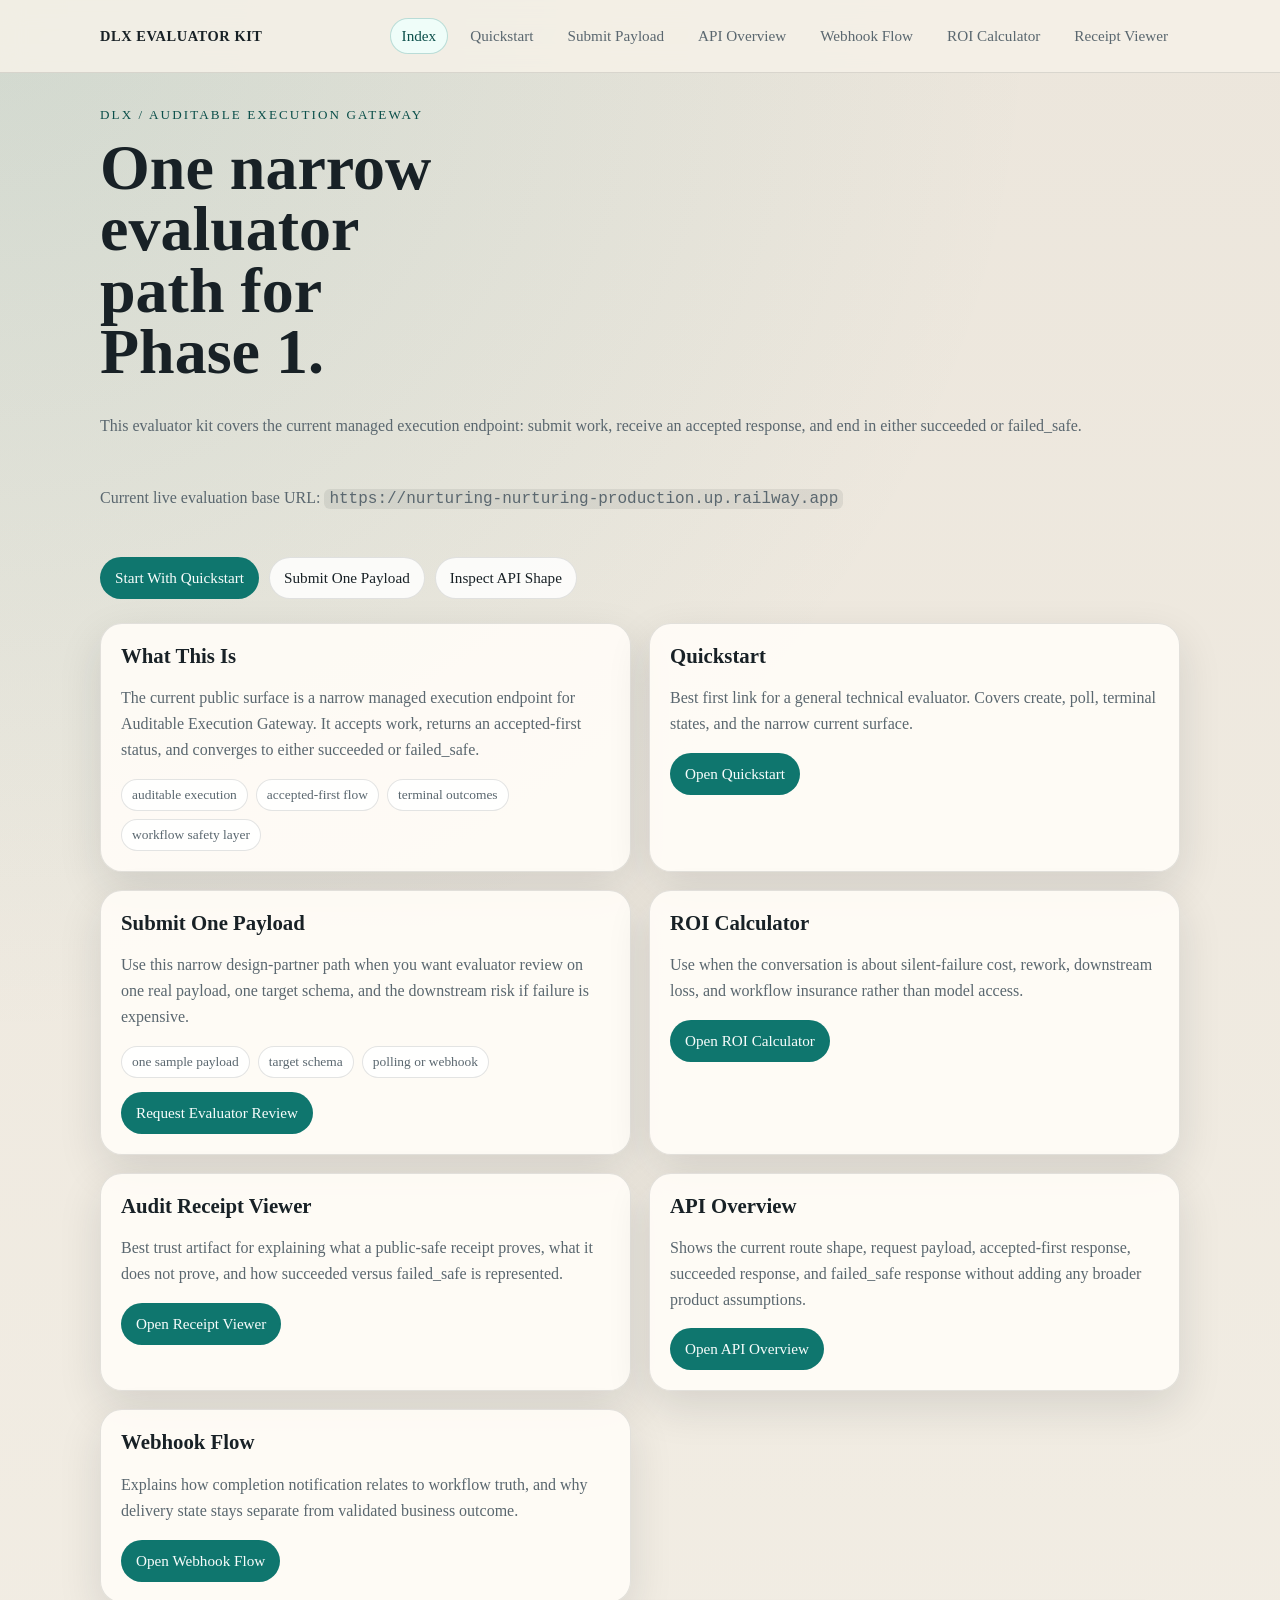
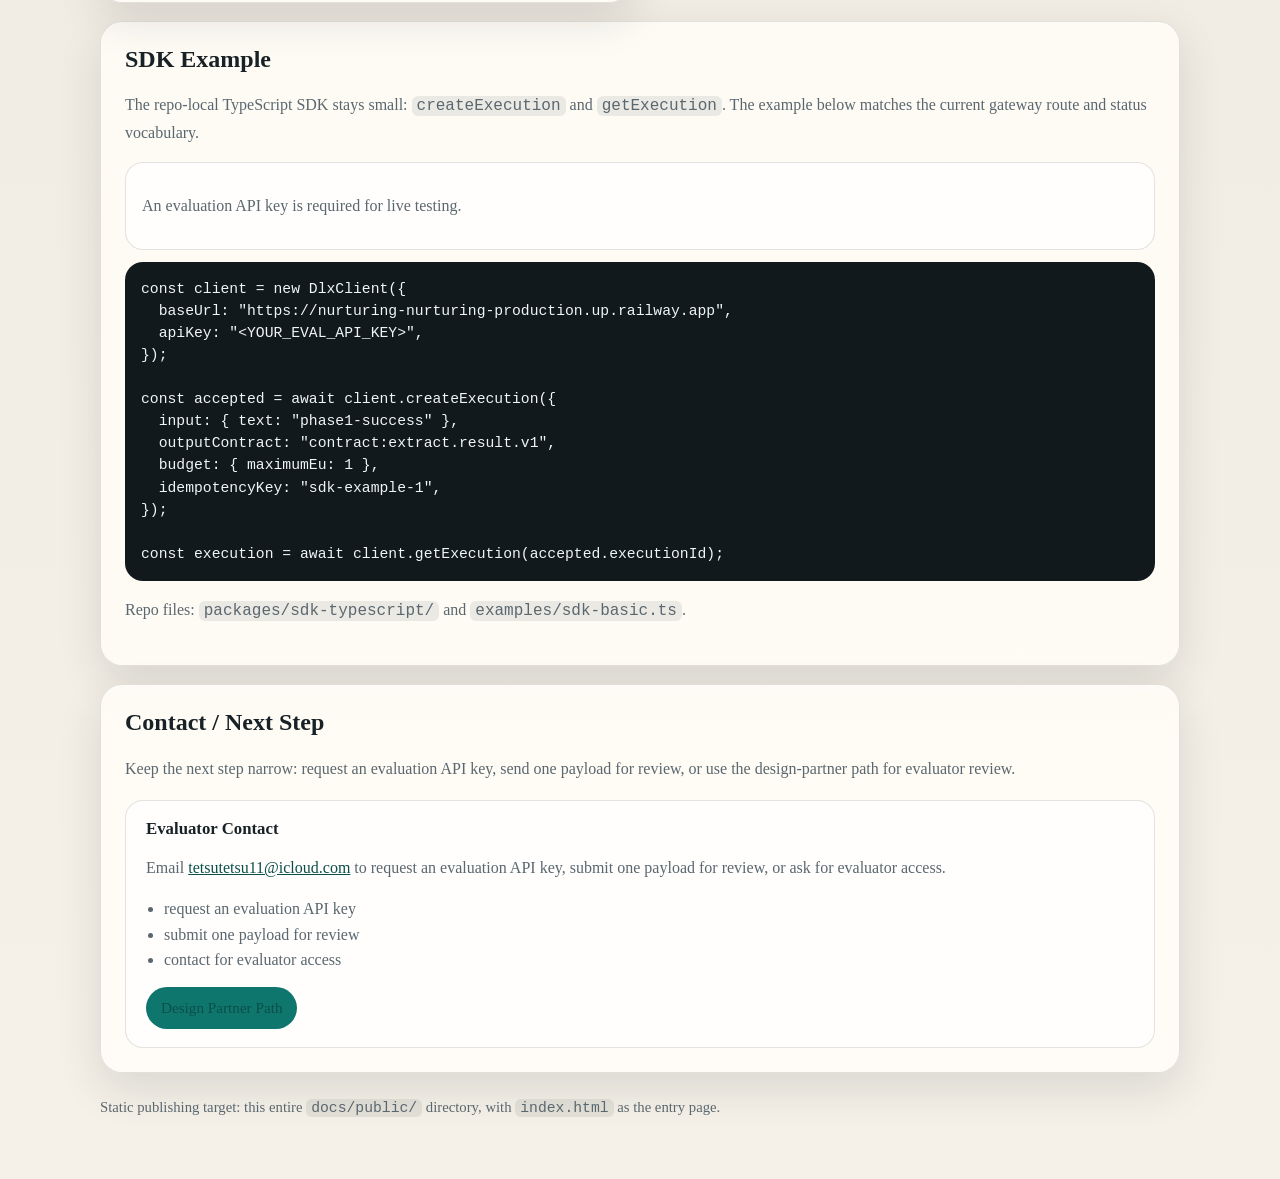
<file: index.html>
<!doctype html>
<html lang="en">
  <head>
    <meta charset="utf-8" />
    <meta name="viewport" content="width=device-width, initial-scale=1" />
    <title>DLX Phase 1 Evaluator Kit</title>
    <link rel="stylesheet" href="./kit.css" />
  </head>
  <body class="kit-page">
    <header class="kit-header">
      <div class="kit-header-inner">
        <a class="kit-brand" href="./index.html">DLX Evaluator Kit</a>
        <nav class="kit-nav" aria-label="Evaluator kit">
          <a href="./index.html" aria-current="page">Index</a>
          <a href="./quickstart.html">Quickstart</a>
          <a href="./submit-payload.html">Submit Payload</a>
          <a href="./api-overview.html">API Overview</a>
          <a href="./webhook-flow.html">Webhook Flow</a>
          <a href="./roi-calculator.html">ROI Calculator</a>
          <a href="./receipt-viewer.html">Receipt Viewer</a>
        </nav>
      </div>
    </header>

    <main class="kit-main">
      <section class="kit-hero">
        <p class="kit-eyebrow">DLX / Auditable Execution Gateway</p>
        <h1>One narrow evaluator path for Phase 1.</h1>
        <p class="kit-lede">
          This evaluator kit covers the current managed execution endpoint: submit work, receive an
          accepted response, and end in either succeeded or failed_safe.
        </p>
        <p class="kit-copy">
          Current live evaluation base URL:
          <span class="kit-inline-code">https://nurturing-nurturing-production.up.railway.app</span>
        </p>
        <div class="kit-actions">
          <a class="kit-button" href="./quickstart.html">Start With Quickstart</a>
          <a class="kit-button secondary" href="./submit-payload.html">Submit One Payload</a>
          <a class="kit-button secondary" href="./api-overview.html">Inspect API Shape</a>
        </div>
      </section>

      <section class="kit-grid">
        <article class="kit-card" id="what-this-is">
          <h2>What This Is</h2>
          <p>
            The current public surface is a narrow managed execution endpoint for Auditable
            Execution Gateway. It accepts work, returns an accepted-first status, and converges to
            either succeeded or failed_safe.
          </p>
          <div class="kit-pill-row">
            <span class="kit-pill">auditable execution</span>
            <span class="kit-pill">accepted-first flow</span>
            <span class="kit-pill">terminal outcomes</span>
            <span class="kit-pill">workflow safety layer</span>
          </div>
        </article>

        <article class="kit-card" id="quickstart">
          <h2>Quickstart</h2>
          <p>
            Best first link for a general technical evaluator. Covers create, poll, terminal
            states, and the narrow current surface.
          </p>
          <div class="kit-actions">
            <a class="kit-button" href="./quickstart.html">Open Quickstart</a>
          </div>
        </article>

        <article class="kit-card" id="submit-payload">
          <h2>Submit One Payload</h2>
          <p>
            Use this narrow design-partner path when you want evaluator review on one real payload,
            one target schema, and the downstream risk if failure is expensive.
          </p>
          <div class="kit-pill-row">
            <span class="kit-pill">one sample payload</span>
            <span class="kit-pill">target schema</span>
            <span class="kit-pill">polling or webhook</span>
          </div>
          <div class="kit-actions">
            <a class="kit-button" href="./submit-payload.html">Request Evaluator Review</a>
          </div>
        </article>

        <article class="kit-card" id="roi-calculator">
          <h2>ROI Calculator</h2>
          <p>
            Use when the conversation is about silent-failure cost, rework, downstream loss, and
            workflow insurance rather than model access.
          </p>
          <div class="kit-actions">
            <a class="kit-button" href="./roi-calculator.html">Open ROI Calculator</a>
          </div>
        </article>

        <article class="kit-card" id="receipt-viewer">
          <h2>Audit Receipt Viewer</h2>
          <p>
            Best trust artifact for explaining what a public-safe receipt proves, what it does not
            prove, and how succeeded versus failed_safe is represented.
          </p>
          <div class="kit-actions">
            <a class="kit-button" href="./receipt-viewer.html">Open Receipt Viewer</a>
          </div>
        </article>

        <article class="kit-card" id="api-overview">
          <h2>API Overview</h2>
          <p>
            Shows the current route shape, request payload, accepted-first response, succeeded
            response, and failed_safe response without adding any broader product assumptions.
          </p>
          <div class="kit-actions">
            <a class="kit-button" href="./api-overview.html">Open API Overview</a>
          </div>
        </article>

        <article class="kit-card" id="webhook-flow">
          <h2>Webhook Flow</h2>
          <p>
            Explains how completion notification relates to workflow truth, and why delivery state
            stays separate from validated business outcome.
          </p>
          <div class="kit-actions">
            <a class="kit-button" href="./webhook-flow.html">Open Webhook Flow</a>
          </div>
        </article>
      </section>

      <section class="kit-section" id="sdk-example">
        <h2>SDK Example</h2>
        <p class="kit-copy">
          The repo-local TypeScript SDK stays small: <span class="kit-inline-code">createExecution</span>
          and <span class="kit-inline-code">getExecution</span>. The example below matches the
          current gateway route and status vocabulary.
        </p>
        <div class="kit-notice">
          <p>An evaluation API key is required for live testing.</p>
        </div>
        <pre class="kit-code">const client = new DlxClient({
  baseUrl: "https://nurturing-nurturing-production.up.railway.app",
  apiKey: "&lt;YOUR_EVAL_API_KEY&gt;",
});

const accepted = await client.createExecution({
  input: { text: "phase1-success" },
  outputContract: "contract:extract.result.v1",
  budget: { maximumEu: 1 },
  idempotencyKey: "sdk-example-1",
});

const execution = await client.getExecution(accepted.executionId);</pre>
        <p class="kit-copy">
          Repo files: <span class="kit-inline-code">packages/sdk-typescript/</span> and
          <span class="kit-inline-code">examples/sdk-basic.ts</span>.
        </p>
      </section>

      <section class="kit-section" id="next-step">
        <h2>Contact / Next Step</h2>
        <p class="kit-copy">
          Keep the next step narrow: request an evaluation API key, send one payload for review, or
          use the design-partner path for evaluator review.
        </p>
        <div class="kit-cta">
          <h3>Evaluator Contact</h3>
          <p>
            Email <a href="mailto:tetsutetsu11@icloud.com">tetsutetsu11@icloud.com</a> to request
            an evaluation API key, submit one payload for review, or ask for evaluator access.
          </p>
          <ul class="kit-list">
            <li>request an evaluation API key</li>
            <li>submit one payload for review</li>
            <li>contact for evaluator access</li>
          </ul>
          <div class="kit-actions">
            <a class="kit-button" href="./submit-payload.html">Design Partner Path</a>
          </div>
        </div>
      </section>

      <p class="kit-footer">
        Static publishing target: this entire <span class="kit-inline-code">docs/public/</span>
        directory, with <span class="kit-inline-code">index.html</span> as the entry page.
      </p>
    </main>
  </body>
</html>
</file>
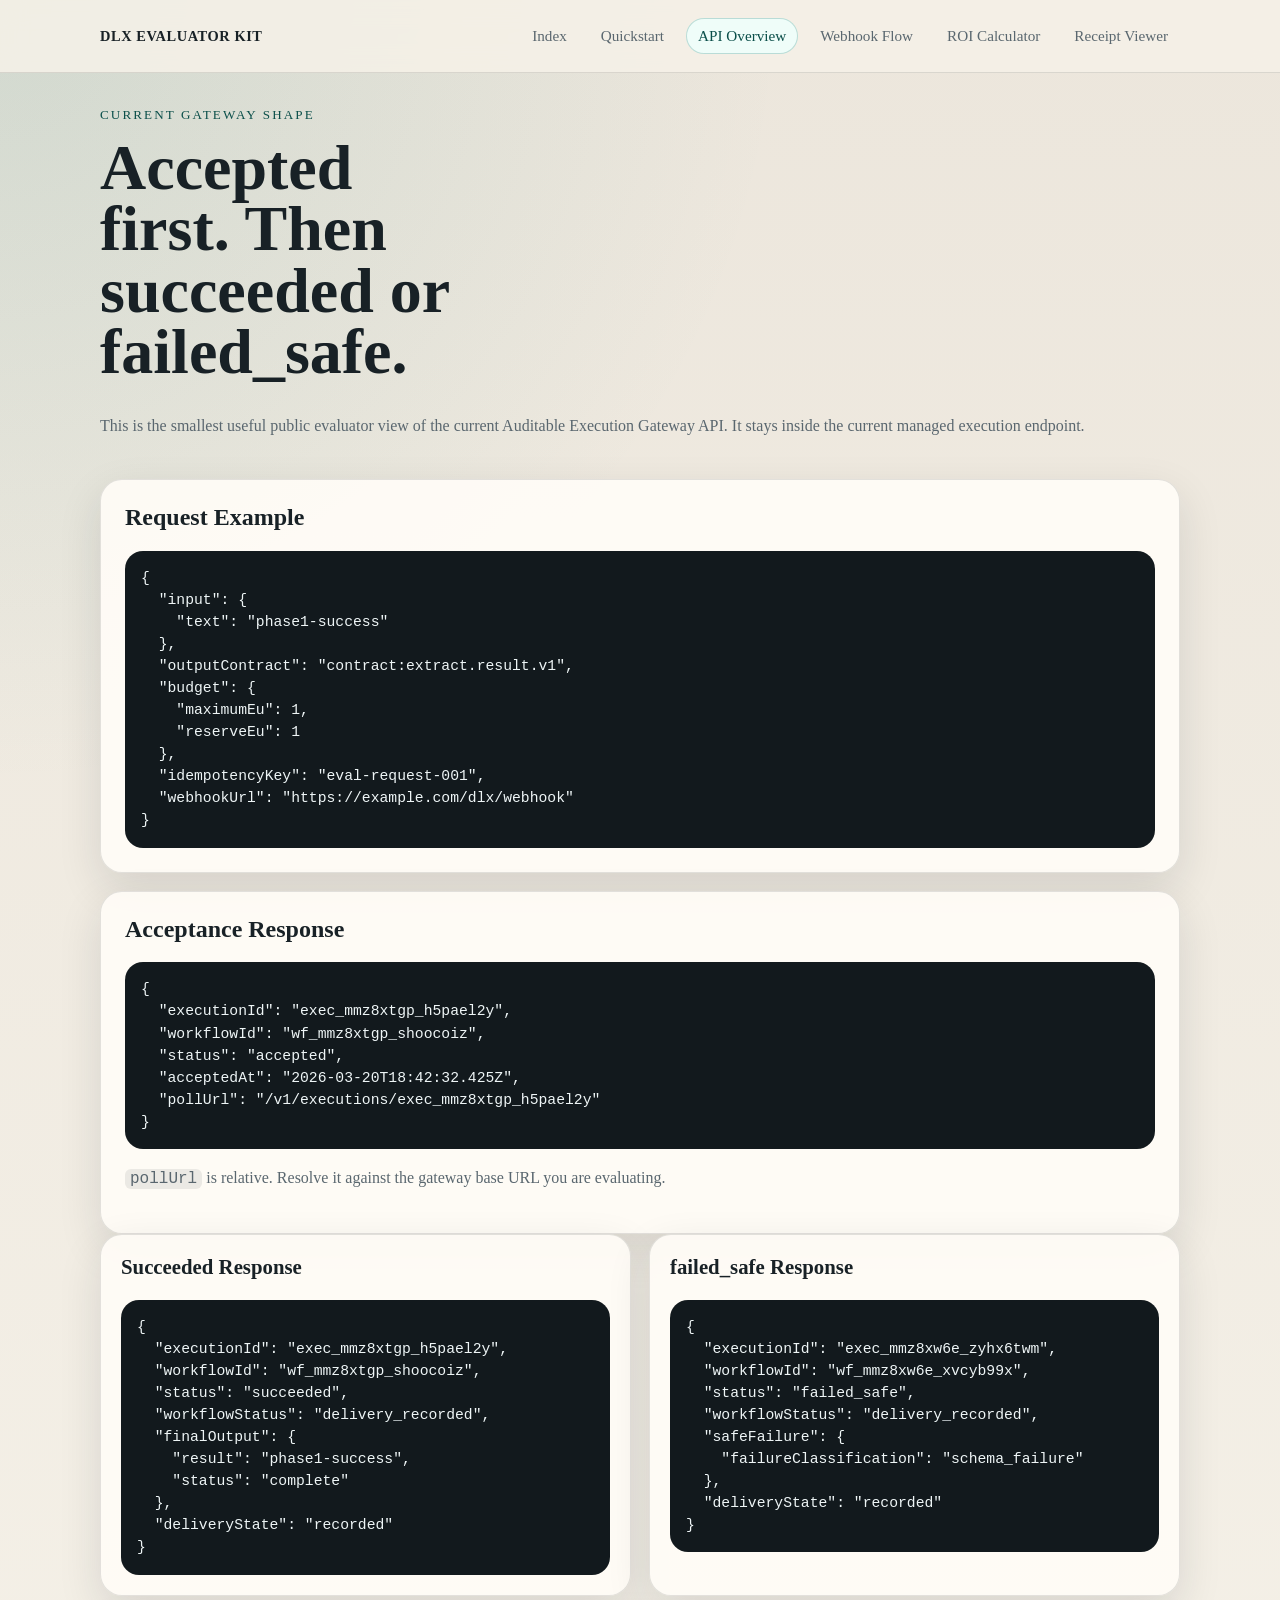
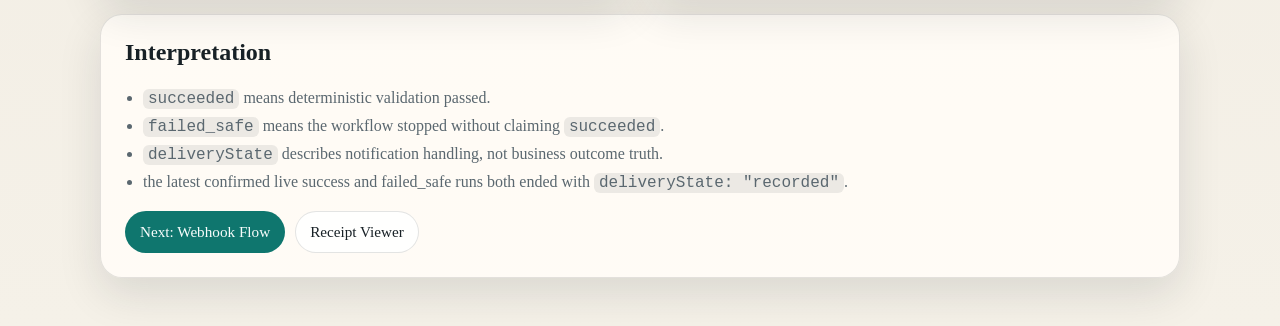
<file: api-overview.html>
<!doctype html>
<html lang="en">
  <head>
    <meta charset="utf-8" />
    <meta name="viewport" content="width=device-width, initial-scale=1" />
    <title>DLX API Overview</title>
    <link rel="stylesheet" href="./kit.css" />
  </head>
  <body class="kit-page">
    <header class="kit-header">
      <div class="kit-header-inner">
        <a class="kit-brand" href="./index.html">DLX Evaluator Kit</a>
        <nav class="kit-nav" aria-label="Evaluator kit">
          <a href="./index.html">Index</a>
          <a href="./quickstart.html">Quickstart</a>
          <a href="./api-overview.html" aria-current="page">API Overview</a>
          <a href="./webhook-flow.html">Webhook Flow</a>
          <a href="./roi-calculator.html">ROI Calculator</a>
          <a href="./receipt-viewer.html">Receipt Viewer</a>
        </nav>
      </div>
    </header>

    <main class="kit-main">
      <section class="kit-hero">
        <p class="kit-eyebrow">Current Gateway Shape</p>
        <h1>Accepted first. Then succeeded or failed_safe.</h1>
        <p class="kit-lede">
          This is the smallest useful public evaluator view of the current Auditable Execution
          Gateway API. It stays inside the current managed execution endpoint.
        </p>
      </section>

      <section class="kit-section">
        <h2>Request Example</h2>
        <pre class="kit-code">{
  "input": {
    "text": "phase1-success"
  },
  "outputContract": "contract:extract.result.v1",
  "budget": {
    "maximumEu": 1,
    "reserveEu": 1
  },
  "idempotencyKey": "eval-request-001",
  "webhookUrl": "https://example.com/dlx/webhook"
}</pre>
      </section>

      <section class="kit-section">
        <h2>Acceptance Response</h2>
        <pre class="kit-code">{
  "executionId": "exec_mmz8xtgp_h5pael2y",
  "workflowId": "wf_mmz8xtgp_shoocoiz",
  "status": "accepted",
  "acceptedAt": "2026-03-20T18:42:32.425Z",
  "pollUrl": "/v1/executions/exec_mmz8xtgp_h5pael2y"
}</pre>
        <p class="kit-copy">
          <span class="kit-inline-code">pollUrl</span> is relative. Resolve it against the gateway
          base URL you are evaluating.
        </p>
      </section>

      <section class="kit-grid">
        <article class="kit-card">
          <h3>Succeeded Response</h3>
          <pre class="kit-code">{
  "executionId": "exec_mmz8xtgp_h5pael2y",
  "workflowId": "wf_mmz8xtgp_shoocoiz",
  "status": "succeeded",
  "workflowStatus": "delivery_recorded",
  "finalOutput": {
    "result": "phase1-success",
    "status": "complete"
  },
  "deliveryState": "recorded"
}</pre>
        </article>

        <article class="kit-card">
          <h3>failed_safe Response</h3>
          <pre class="kit-code">{
  "executionId": "exec_mmz8xw6e_zyhx6twm",
  "workflowId": "wf_mmz8xw6e_xvcyb99x",
  "status": "failed_safe",
  "workflowStatus": "delivery_recorded",
  "safeFailure": {
    "failureClassification": "schema_failure"
  },
  "deliveryState": "recorded"
}</pre>
        </article>
      </section>

      <section class="kit-section">
        <h2>Interpretation</h2>
        <ul class="kit-list">
          <li><span class="kit-inline-code">succeeded</span> means deterministic validation passed.</li>
          <li><span class="kit-inline-code">failed_safe</span> means the workflow stopped without claiming <span class="kit-inline-code">succeeded</span>.</li>
          <li><span class="kit-inline-code">deliveryState</span> describes notification handling, not business outcome truth.</li>
          <li>the latest confirmed live success and failed_safe runs both ended with <span class="kit-inline-code">deliveryState: "recorded"</span>.</li>
        </ul>
        <div class="kit-actions">
          <a class="kit-button" href="./webhook-flow.html">Next: Webhook Flow</a>
          <a class="kit-button secondary" href="./receipt-viewer.html">Receipt Viewer</a>
        </div>
      </section>
    </main>
  </body>
</html>
</file>
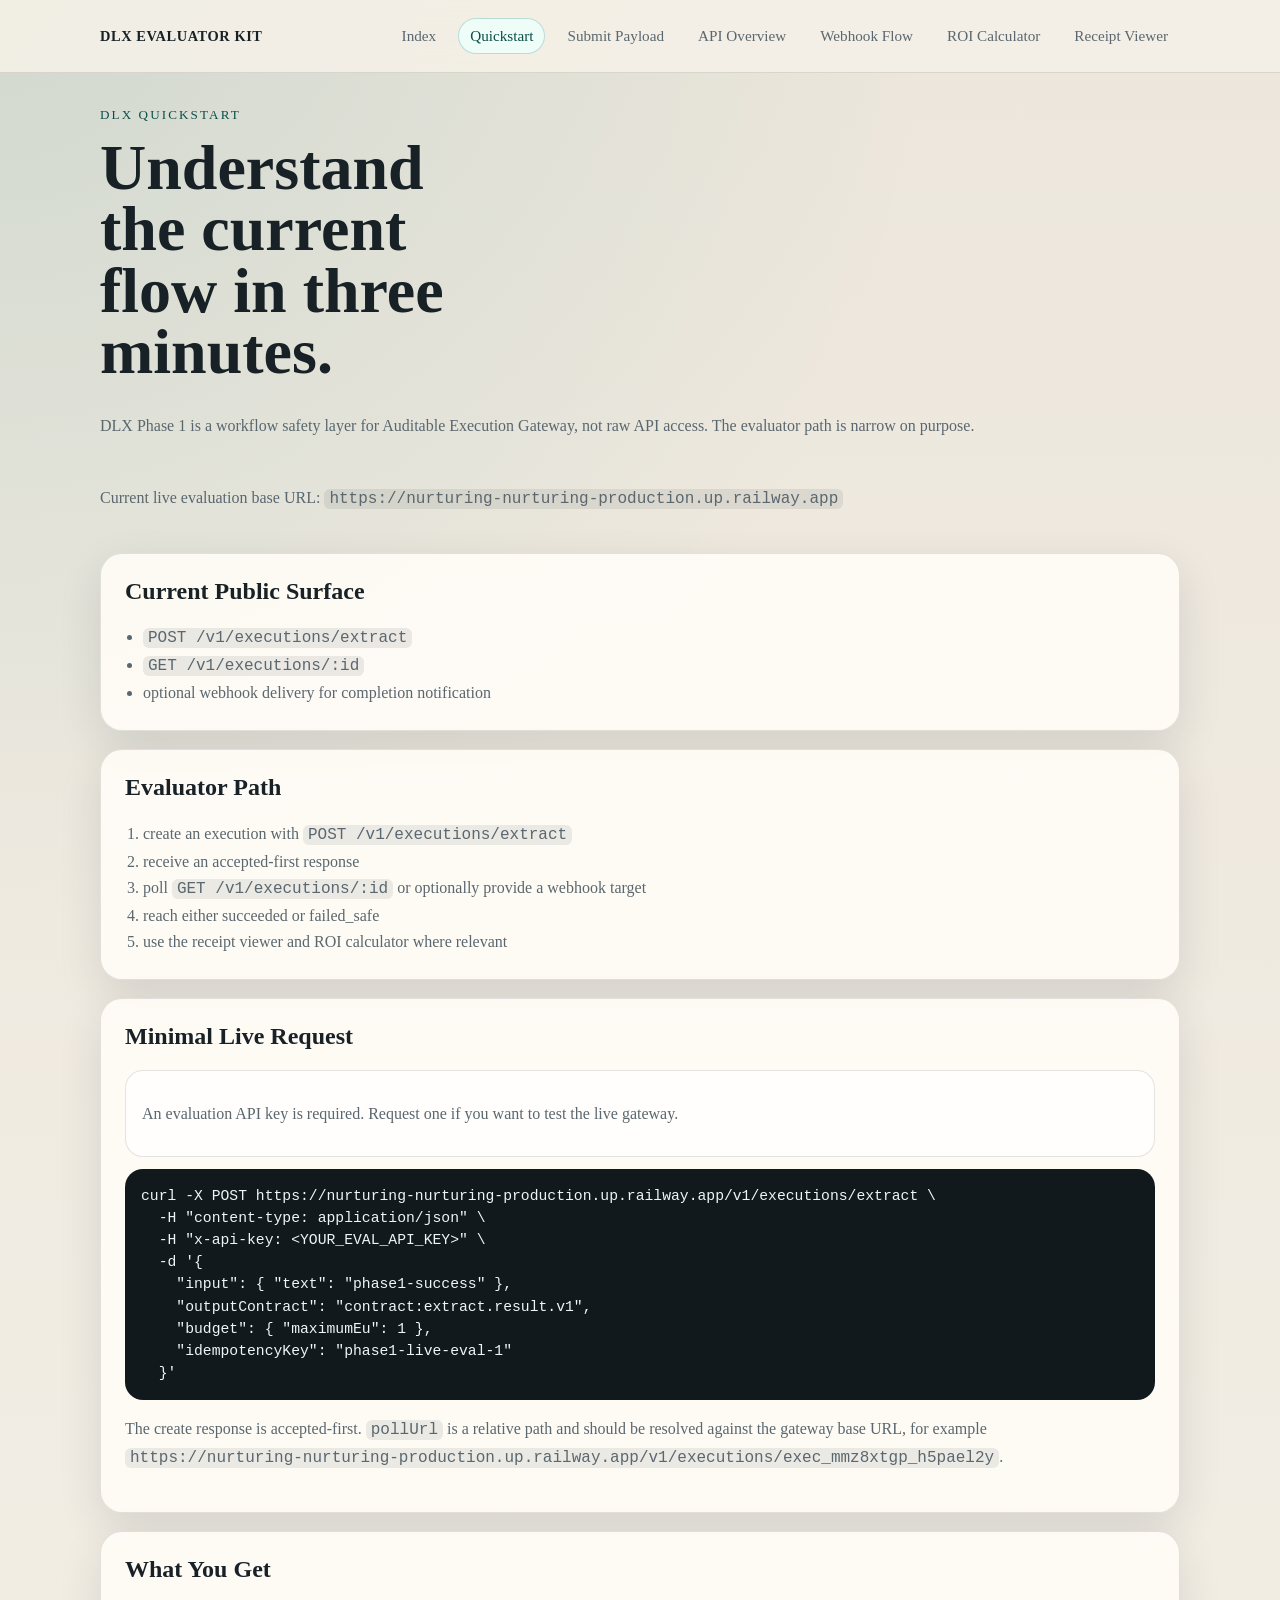
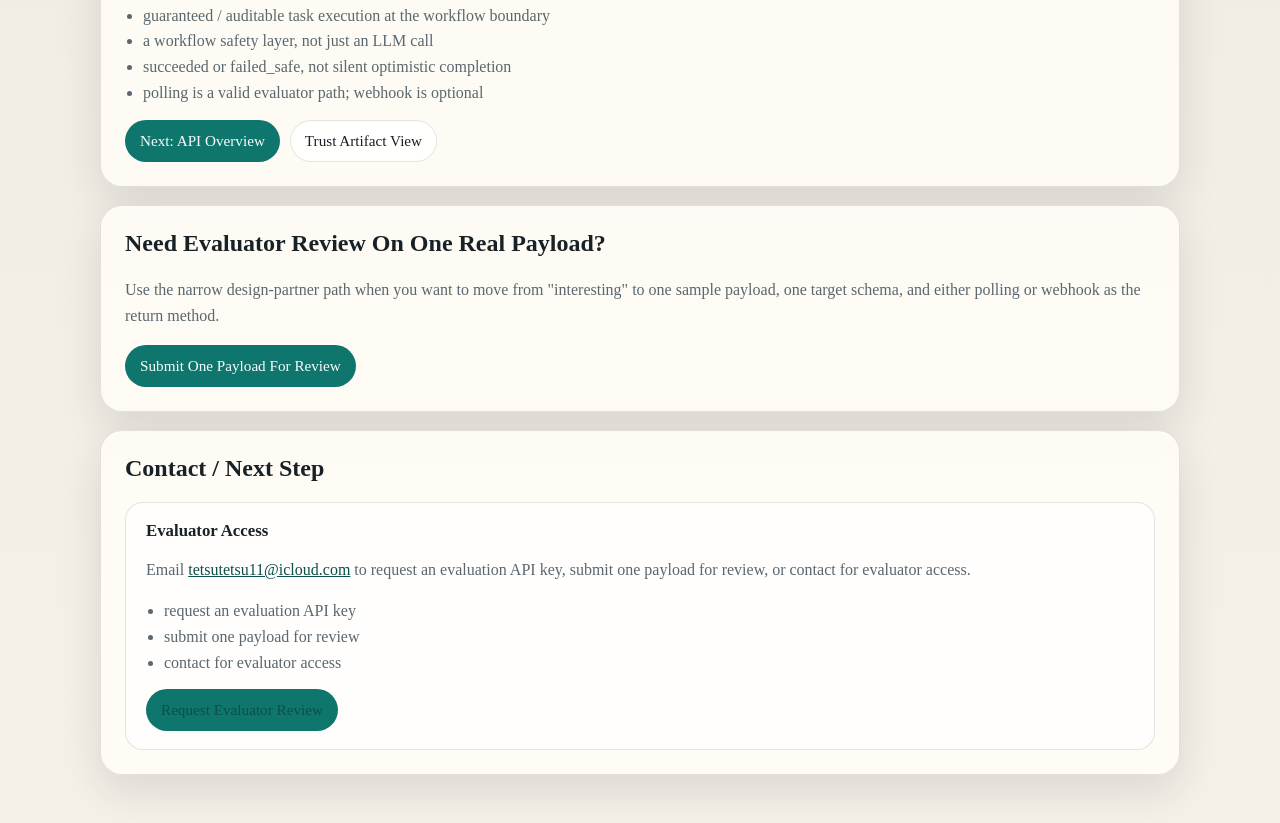
<file: quickstart.html>
<!doctype html>
<html lang="en">
  <head>
    <meta charset="utf-8" />
    <meta name="viewport" content="width=device-width, initial-scale=1" />
    <title>DLX Quickstart</title>
    <link rel="stylesheet" href="./kit.css" />
  </head>
  <body class="kit-page">
    <header class="kit-header">
      <div class="kit-header-inner">
        <a class="kit-brand" href="./index.html">DLX Evaluator Kit</a>
        <nav class="kit-nav" aria-label="Evaluator kit">
          <a href="./index.html">Index</a>
          <a href="./quickstart.html" aria-current="page">Quickstart</a>
          <a href="./submit-payload.html">Submit Payload</a>
          <a href="./api-overview.html">API Overview</a>
          <a href="./webhook-flow.html">Webhook Flow</a>
          <a href="./roi-calculator.html">ROI Calculator</a>
          <a href="./receipt-viewer.html">Receipt Viewer</a>
        </nav>
      </div>
    </header>

    <main class="kit-main">
      <section class="kit-hero">
        <p class="kit-eyebrow">DLX Quickstart</p>
        <h1>Understand the current flow in three minutes.</h1>
        <p class="kit-lede">
          DLX Phase 1 is a workflow safety layer for Auditable Execution Gateway, not raw API
          access. The evaluator path is narrow on purpose.
        </p>
        <p class="kit-copy">
          Current live evaluation base URL:
          <span class="kit-inline-code">https://nurturing-nurturing-production.up.railway.app</span>
        </p>
      </section>

      <section class="kit-section">
        <h2>Current Public Surface</h2>
        <ul class="kit-list">
          <li><span class="kit-inline-code">POST /v1/executions/extract</span></li>
          <li><span class="kit-inline-code">GET /v1/executions/:id</span></li>
          <li>optional webhook delivery for completion notification</li>
        </ul>
      </section>

      <section class="kit-section">
        <h2>Evaluator Path</h2>
        <ol class="kit-list">
          <li>create an execution with <span class="kit-inline-code">POST /v1/executions/extract</span></li>
          <li>receive an accepted-first response</li>
          <li>poll <span class="kit-inline-code">GET /v1/executions/:id</span> or optionally provide a webhook target</li>
          <li>reach either succeeded or failed_safe</li>
          <li>use the receipt viewer and ROI calculator where relevant</li>
        </ol>
      </section>

      <section class="kit-section">
        <h2>Minimal Live Request</h2>
        <div class="kit-notice">
          <p>
            An evaluation API key is required. Request one if you want to test the live gateway.
          </p>
        </div>
        <pre class="kit-code">curl -X POST https://nurturing-nurturing-production.up.railway.app/v1/executions/extract \
  -H "content-type: application/json" \
  -H "x-api-key: &lt;YOUR_EVAL_API_KEY&gt;" \
  -d '{
    "input": { "text": "phase1-success" },
    "outputContract": "contract:extract.result.v1",
    "budget": { "maximumEu": 1 },
    "idempotencyKey": "phase1-live-eval-1"
  }'</pre>
        <p class="kit-copy">
          The create response is accepted-first. <span class="kit-inline-code">pollUrl</span> is a
          relative path and should be resolved against the gateway base URL, for example
          <span class="kit-inline-code">https://nurturing-nurturing-production.up.railway.app/v1/executions/exec_mmz8xtgp_h5pael2y</span>.
        </p>
      </section>

      <section class="kit-section">
        <h2>What You Get</h2>
        <ul class="kit-list">
          <li>guaranteed / auditable task execution at the workflow boundary</li>
          <li>a workflow safety layer, not just an LLM call</li>
          <li>succeeded or failed_safe, not silent optimistic completion</li>
          <li>polling is a valid evaluator path; webhook is optional</li>
        </ul>
        <div class="kit-actions">
          <a class="kit-button" href="./api-overview.html">Next: API Overview</a>
          <a class="kit-button secondary" href="./receipt-viewer.html">Trust Artifact View</a>
        </div>
      </section>

      <section class="kit-section">
        <h2>Need Evaluator Review On One Real Payload?</h2>
        <p class="kit-copy">
          Use the narrow design-partner path when you want to move from "interesting" to one sample
          payload, one target schema, and either polling or webhook as the return method.
        </p>
        <div class="kit-actions">
          <a class="kit-button" href="./submit-payload.html">Submit One Payload For Review</a>
        </div>
      </section>

      <section class="kit-section">
        <h2>Contact / Next Step</h2>
        <div class="kit-cta">
          <h3>Evaluator Access</h3>
          <p>
            Email <a href="mailto:tetsutetsu11@icloud.com">tetsutetsu11@icloud.com</a> to request
            an evaluation API key, submit one payload for review, or contact for evaluator access.
          </p>
          <ul class="kit-list">
            <li>request an evaluation API key</li>
            <li>submit one payload for review</li>
            <li>contact for evaluator access</li>
          </ul>
          <div class="kit-actions">
            <a class="kit-button" href="./submit-payload.html">Request Evaluator Review</a>
          </div>
        </div>
      </section>
    </main>
  </body>
</html>
</file>
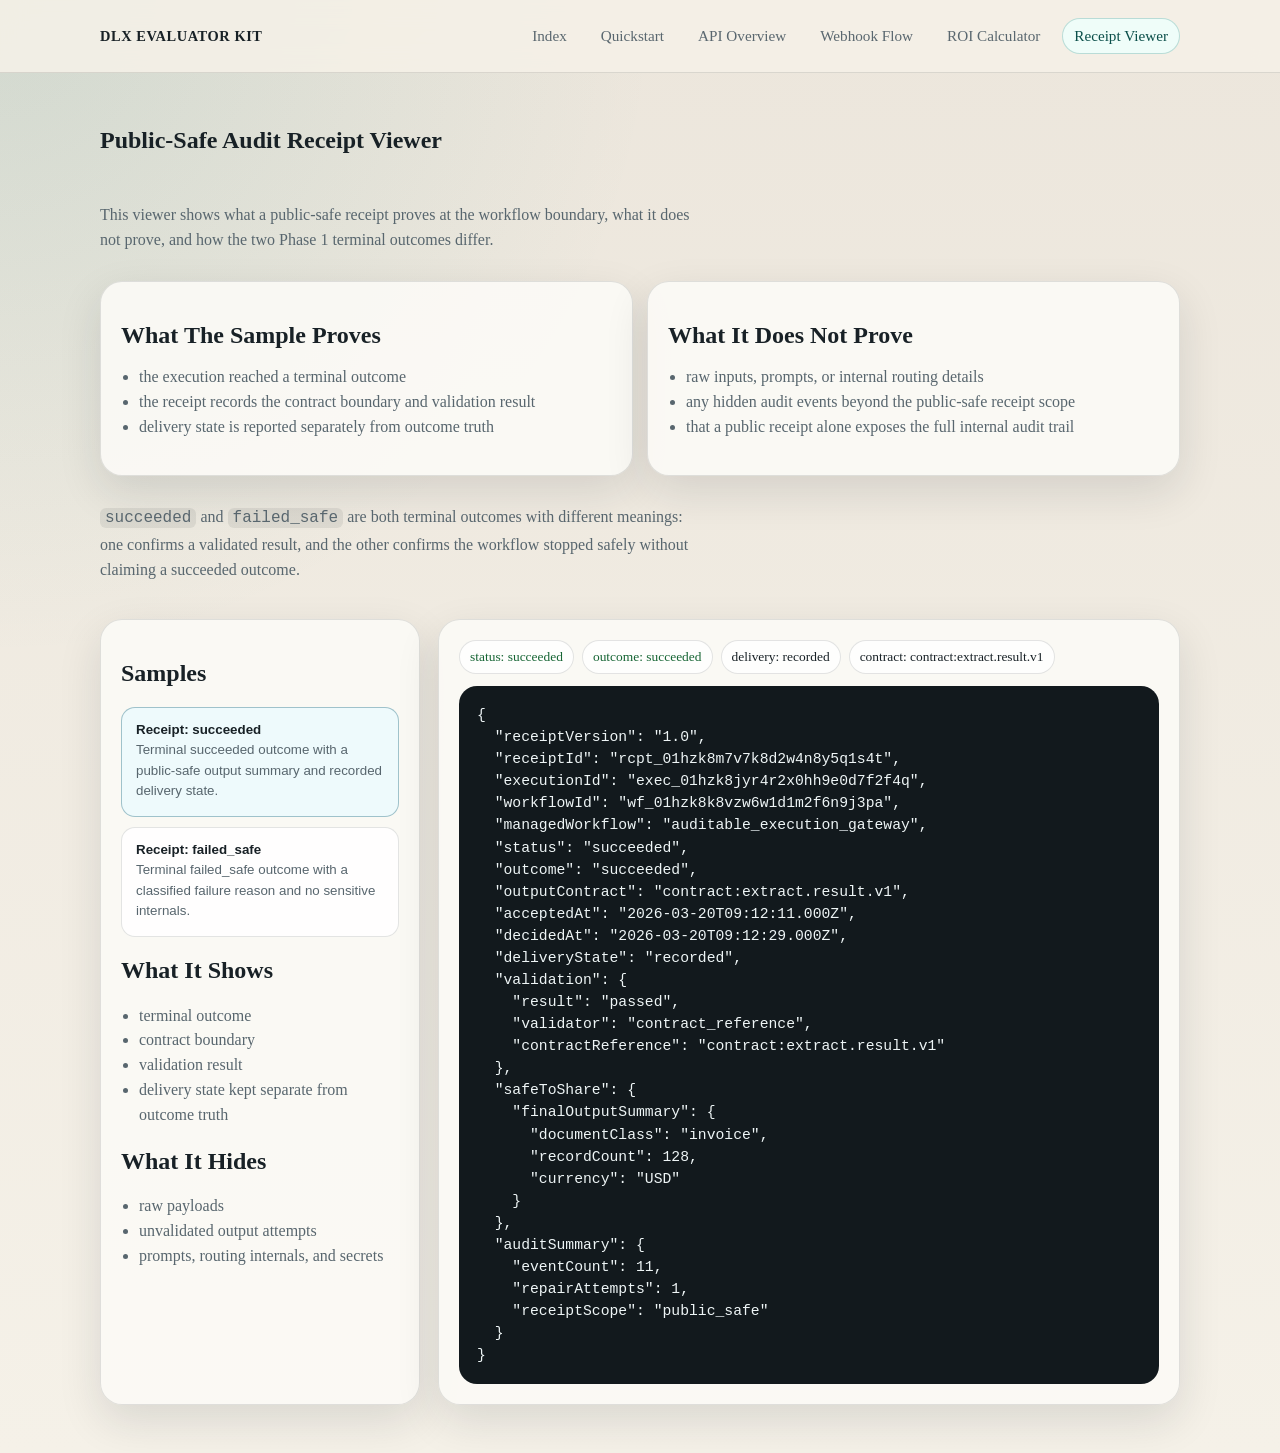
<file: receipt-viewer.html>
<!doctype html>
<html lang="en">
  <head>
    <meta charset="utf-8" />
    <meta name="viewport" content="width=device-width, initial-scale=1" />
    <title>DLX Receipt Viewer</title>
    <link rel="stylesheet" href="./kit.css" />
    <style>
      :root {
        --bg: #f2efe8;
        --panel: rgba(251, 250, 246, 0.92);
        --ink: #182126;
        --muted: #58666e;
        --line: rgba(24, 33, 38, 0.12);
        --accent: #155e75;
        --success: #166534;
        --safe: #92400e;
        --shadow: 0 16px 44px rgba(24, 33, 38, 0.12);
      }

      * {
        box-sizing: border-box;
      }

      body {
        margin: 0;
        font-family: "Courier New", Courier, monospace;
        color: var(--ink);
        background:
          radial-gradient(circle at top left, rgba(21, 94, 117, 0.12), transparent 34%),
          linear-gradient(180deg, #ebe7de 0%, #f4f1ea 100%);
      }

      main {
        max-width: 1120px;
        margin: 0 auto;
        padding: 34px 20px 48px;
      }

      h1,
      h2 {
        font-family: Georgia, "Times New Roman", serif;
      }

      .top {
        display: grid;
        gap: 12px;
        margin-bottom: 20px;
      }

      .intro-grid {
        display: grid;
        grid-template-columns: repeat(2, minmax(0, 1fr));
        gap: 14px;
      }

      .lede {
        max-width: 74ch;
        color: var(--muted);
        line-height: 1.6;
      }

      .layout {
        display: grid;
        grid-template-columns: 320px minmax(0, 1fr);
        gap: 18px;
      }

      .panel {
        background: var(--panel);
        border: 1px solid var(--line);
        border-radius: 22px;
        padding: 20px;
        box-shadow: var(--shadow);
      }

      .summary-card h2 {
        margin-bottom: 10px;
      }

      .sample-button {
        display: block;
        width: 100%;
        margin-bottom: 10px;
        border: 1px solid var(--line);
        border-radius: 14px;
        background: rgba(255, 255, 255, 0.86);
        padding: 14px;
        color: var(--ink);
        text-align: left;
        cursor: pointer;
      }

      .sample-button.active {
        border-color: rgba(21, 94, 117, 0.36);
        background: rgba(238, 250, 252, 0.95);
      }

      .sample-button strong {
        display: block;
        margin-bottom: 3px;
      }

      .sample-button span,
      .panel p,
      .panel li {
        color: var(--muted);
        line-height: 1.55;
      }

      .chips {
        display: flex;
        flex-wrap: wrap;
        gap: 8px;
        margin-bottom: 12px;
      }

      .chip {
        padding: 8px 10px;
        border-radius: 999px;
        font-size: 0.84rem;
        border: 1px solid var(--line);
        background: rgba(255, 255, 255, 0.82);
      }

      .chip.success {
        color: var(--success);
      }

      .chip.safe {
        color: var(--safe);
      }

      pre {
        margin: 0;
        padding: 18px;
        overflow: auto;
        border-radius: 18px;
        background: #12191d;
        color: #eef5f6;
        line-height: 1.5;
        font-size: 0.92rem;
      }

      ul {
        padding-left: 18px;
      }

      @media (max-width: 900px) {
        .intro-grid,
        .layout {
          grid-template-columns: 1fr;
        }
      }
    </style>
  </head>
  <body class="kit-page">
    <header class="kit-header">
      <div class="kit-header-inner">
        <a class="kit-brand" href="./index.html">DLX Evaluator Kit</a>
        <nav class="kit-nav" aria-label="Evaluator kit">
          <a href="./index.html">Index</a>
          <a href="./quickstart.html">Quickstart</a>
          <a href="./api-overview.html">API Overview</a>
          <a href="./webhook-flow.html">Webhook Flow</a>
          <a href="./roi-calculator.html">ROI Calculator</a>
          <a href="./receipt-viewer.html" aria-current="page">Receipt Viewer</a>
        </nav>
      </div>
    </header>
    <main>
      <section class="top">
        <h1>Public-Safe Audit Receipt Viewer</h1>
        <p class="lede">
          This viewer shows what a public-safe receipt proves at the workflow boundary, what it
          does not prove, and how the two Phase 1 terminal outcomes differ.
        </p>
        <div class="intro-grid">
          <div class="panel summary-card">
            <h2>What The Sample Proves</h2>
            <ul>
              <li>the execution reached a terminal outcome</li>
              <li>the receipt records the contract boundary and validation result</li>
              <li>delivery state is reported separately from outcome truth</li>
            </ul>
          </div>
          <div class="panel summary-card">
            <h2>What It Does Not Prove</h2>
            <ul>
              <li>raw inputs, prompts, or internal routing details</li>
              <li>any hidden audit events beyond the public-safe receipt scope</li>
              <li>that a public receipt alone exposes the full internal audit trail</li>
            </ul>
          </div>
        </div>
        <p class="lede">
          <span class="kit-inline-code">succeeded</span> and
          <span class="kit-inline-code">failed_safe</span> are both terminal outcomes with
          different meanings: one confirms a validated result, and the other confirms the workflow
          stopped safely without claiming a succeeded outcome.
        </p>
      </section>

      <section class="layout">
        <aside class="panel">
          <h2>Samples</h2>
          <button class="sample-button active" type="button" data-sample="success">
            <strong>Receipt: succeeded</strong>
            <span>Terminal succeeded outcome with a public-safe output summary and recorded delivery state.</span>
          </button>
          <button class="sample-button" type="button" data-sample="failed_safe">
            <strong>Receipt: failed_safe</strong>
            <span>Terminal failed_safe outcome with a classified failure reason and no sensitive internals.</span>
          </button>

          <h2>What It Shows</h2>
          <ul>
            <li>terminal outcome</li>
            <li>contract boundary</li>
            <li>validation result</li>
            <li>delivery state kept separate from outcome truth</li>
          </ul>

          <h2>What It Hides</h2>
          <ul>
            <li>raw payloads</li>
            <li>unvalidated output attempts</li>
            <li>prompts, routing internals, and secrets</li>
          </ul>
        </aside>

        <div class="panel">
          <div class="chips" id="chips"></div>
          <pre id="receipt-json"></pre>
        </div>
      </section>
    </main>

    <script>
      const samples = {
        success: {
          receiptVersion: "1.0",
          receiptId: "rcpt_01hzk8m7v7k8d2w4n8y5q1s4t",
          executionId: "exec_01hzk8jyr4r2x0hh9e0d7f2f4q",
          workflowId: "wf_01hzk8k8vzw6w1d1m2f6n9j3pa",
          managedWorkflow: "auditable_execution_gateway",
          status: "succeeded",
          outcome: "succeeded",
          outputContract: "contract:extract.result.v1",
          acceptedAt: "2026-03-20T09:12:11.000Z",
          decidedAt: "2026-03-20T09:12:29.000Z",
          deliveryState: "recorded",
          validation: {
            result: "passed",
            validator: "contract_reference",
            contractReference: "contract:extract.result.v1"
          },
          safeToShare: {
            finalOutputSummary: {
              documentClass: "invoice",
              recordCount: 128,
              currency: "USD"
            }
          },
          auditSummary: {
            eventCount: 11,
            repairAttempts: 1,
            receiptScope: "public_safe"
          }
        },
        failed_safe: {
          receiptVersion: "1.0",
          receiptId: "rcpt_01hzk8p8wb4jzt3g70f1b91n0x",
          executionId: "exec_01hzk8nzv9n7y1cz3h1a7a4d6k",
          workflowId: "wf_01hzk8peb0m1d6f7a6r8s2v9qn",
          managedWorkflow: "auditable_execution_gateway",
          status: "failed_safe",
          outcome: "failed_safe",
          outputContract: "contract:extract.result.v1",
          acceptedAt: "2026-03-20T11:40:05.000Z",
          decidedAt: "2026-03-20T11:40:32.000Z",
          deliveryState: "recorded",
          validation: {
            result: "failed",
            validator: "contract_reference",
            contractReference: "contract:extract.result.v1"
          },
          safeFailure: {
            failureClassification: "schema_failure",
            reasonCode: "missing_required_field"
          },
          auditSummary: {
            eventCount: 10,
            repairAttempts: 2,
            receiptScope: "public_safe"
          }
        }
      };

      const receiptNode = document.getElementById("receipt-json");
      const chipsNode = document.getElementById("chips");
      const buttons = [...document.querySelectorAll("[data-sample]")];

      function renderSample(sampleName) {
        const sample = samples[sampleName];
        receiptNode.textContent = JSON.stringify(sample, null, 2);
        chipsNode.innerHTML = "";

        const chips = [
          { text: "status: " + sample.status, className: sample.status === "succeeded" ? "success" : "safe" },
          { text: "outcome: " + sample.outcome, className: sample.status === "succeeded" ? "success" : "safe" },
          { text: "delivery: " + sample.deliveryState, className: "" },
          { text: "contract: " + sample.outputContract, className: "" }
        ];

        chips.forEach((chip) => {
          const node = document.createElement("div");
          node.className = "chip" + (chip.className ? " " + chip.className : "");
          node.textContent = chip.text;
          chipsNode.appendChild(node);
        });

        buttons.forEach((button) => {
          button.classList.toggle("active", button.dataset.sample === sampleName);
        });
      }

      buttons.forEach((button) => {
        button.addEventListener("click", () => renderSample(button.dataset.sample));
      });

      renderSample("success");
    </script>
  </body>
</html>
</file>
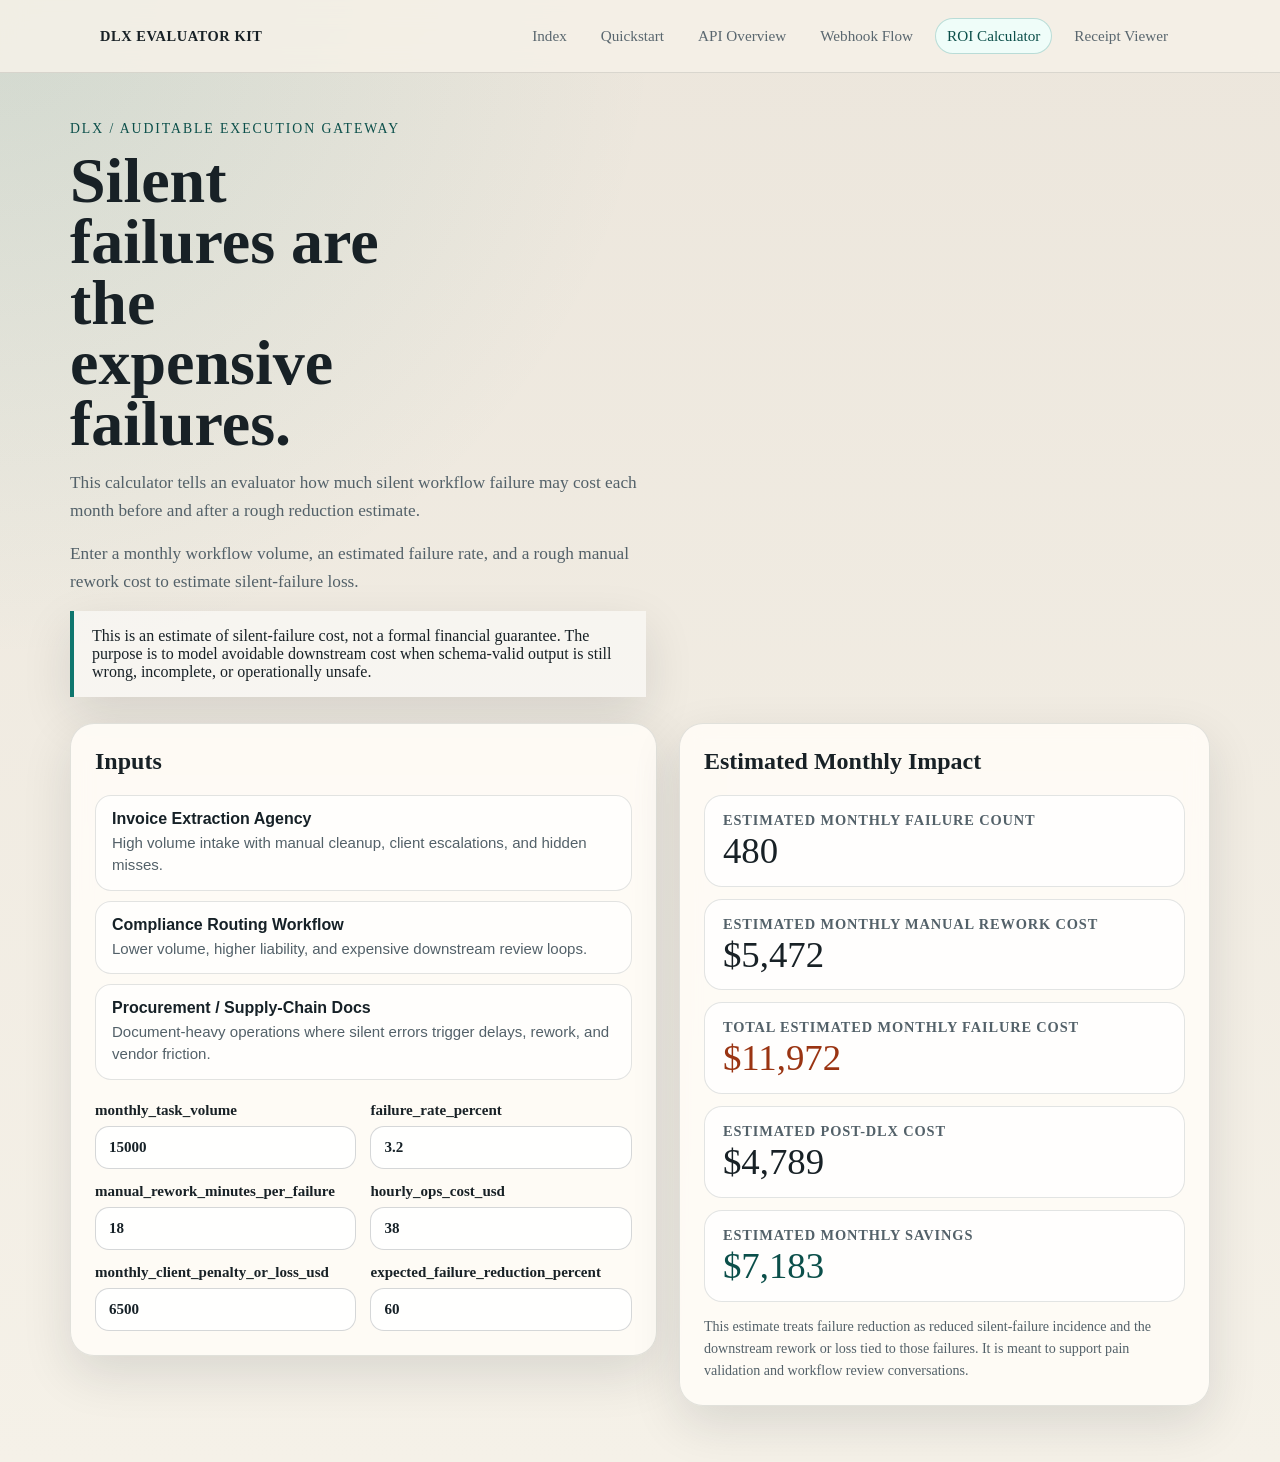
<file: roi-calculator.html>
<!doctype html>
<html lang="en">
  <head>
    <meta charset="utf-8" />
    <meta name="viewport" content="width=device-width, initial-scale=1" />
    <title>DLX ROI Calculator</title>
    <link rel="stylesheet" href="./kit.css" />
    <style>
      :root {
        --paper: #f4efe6;
        --panel: rgba(255, 252, 247, 0.9);
        --ink: #162127;
        --muted: #536169;
        --line: rgba(22, 33, 39, 0.12);
        --accent: #0f766e;
        --accent-strong: #0b4f4a;
        --warn: #9a3412;
        --shadow: 0 18px 50px rgba(22, 33, 39, 0.12);
      }

      * {
        box-sizing: border-box;
      }

      body {
        margin: 0;
        font-family: Georgia, "Times New Roman", serif;
        color: var(--ink);
        background:
          radial-gradient(circle at top left, rgba(15, 118, 110, 0.18), transparent 36%),
          radial-gradient(circle at top right, rgba(154, 52, 18, 0.12), transparent 30%),
          linear-gradient(180deg, #efe6d8 0%, #f7f3ec 42%, #f1ece3 100%);
      }

      main {
        max-width: 1180px;
        margin: 0 auto;
        padding: 48px 20px 56px;
      }

      .hero {
        display: grid;
        gap: 14px;
        margin-bottom: 26px;
      }

      .eyebrow {
        margin: 0;
        font-size: 0.86rem;
        letter-spacing: 0.14em;
        text-transform: uppercase;
        color: var(--accent-strong);
      }

      h1 {
        margin: 0;
        font-size: clamp(2.4rem, 5vw, 4.5rem);
        line-height: 0.95;
        max-width: 10ch;
      }

      .lede {
        margin: 0;
        max-width: 66ch;
        font-size: 1.08rem;
        line-height: 1.65;
        color: var(--muted);
      }

      .note {
        padding: 16px 18px;
        border-left: 4px solid var(--accent);
        background: rgba(255, 255, 255, 0.52);
        box-shadow: var(--shadow);
        max-width: 72ch;
      }

      .layout {
        display: grid;
        grid-template-columns: minmax(320px, 1.05fr) minmax(320px, 0.95fr);
        gap: 22px;
        align-items: start;
      }

      .panel {
        background: var(--panel);
        border: 1px solid var(--line);
        border-radius: 24px;
        padding: 24px;
        box-shadow: var(--shadow);
        backdrop-filter: blur(10px);
      }

      .panel h2 {
        margin-top: 0;
      }

      .preset-grid {
        display: grid;
        gap: 10px;
        margin-bottom: 22px;
      }

      .preset {
        width: 100%;
        text-align: left;
        border: 1px solid var(--line);
        border-radius: 16px;
        padding: 14px 16px;
        background: rgba(255, 255, 255, 0.7);
        color: var(--ink);
        cursor: pointer;
        transition: transform 140ms ease, border-color 140ms ease, background 140ms ease;
      }

      .preset:hover,
      .preset:focus-visible {
        transform: translateY(-1px);
        border-color: rgba(15, 118, 110, 0.5);
        background: rgba(240, 255, 252, 0.92);
        outline: none;
      }

      .preset strong {
        display: block;
        margin-bottom: 4px;
        font-size: 1rem;
      }

      .preset span {
        display: block;
        color: var(--muted);
        font-size: 0.94rem;
        line-height: 1.45;
      }

      form {
        display: grid;
        gap: 16px;
      }

      .field-grid {
        display: grid;
        grid-template-columns: repeat(2, minmax(0, 1fr));
        gap: 14px;
      }

      label {
        display: grid;
        gap: 7px;
        font-size: 0.94rem;
        font-weight: 600;
      }

      input {
        width: 100%;
        border: 1px solid rgba(22, 33, 39, 0.18);
        border-radius: 14px;
        background: rgba(255, 255, 255, 0.94);
        color: var(--ink);
        padding: 12px 13px;
        font: inherit;
      }

      input:focus-visible {
        outline: 2px solid rgba(15, 118, 110, 0.25);
        border-color: var(--accent);
      }

      .muted {
        margin: 0;
        color: var(--muted);
        font-size: 0.94rem;
        line-height: 1.55;
      }

      .results {
        display: grid;
        gap: 12px;
      }

      .result-card {
        display: grid;
        gap: 4px;
        padding: 16px 18px;
        border-radius: 18px;
        background: rgba(255, 255, 255, 0.78);
        border: 1px solid var(--line);
      }

      .result-card strong {
        font-size: 0.9rem;
        text-transform: uppercase;
        letter-spacing: 0.06em;
        color: var(--muted);
      }

      .result-card span {
        font-size: clamp(1.5rem, 3vw, 2.3rem);
        line-height: 1;
      }

      .accent {
        color: var(--accent-strong);
      }

      .warn {
        color: var(--warn);
      }

      .foot {
        margin-top: 14px;
        font-size: 0.88rem;
      }

      @media (max-width: 960px) {
        .layout,
        .field-grid {
          grid-template-columns: 1fr;
        }

        main {
          padding-top: 28px;
        }
      }
    </style>
  </head>
  <body class="kit-page">
    <header class="kit-header">
      <div class="kit-header-inner">
        <a class="kit-brand" href="./index.html">DLX Evaluator Kit</a>
        <nav class="kit-nav" aria-label="Evaluator kit">
          <a href="./index.html">Index</a>
          <a href="./quickstart.html">Quickstart</a>
          <a href="./api-overview.html">API Overview</a>
          <a href="./webhook-flow.html">Webhook Flow</a>
          <a href="./roi-calculator.html" aria-current="page">ROI Calculator</a>
          <a href="./receipt-viewer.html">Receipt Viewer</a>
        </nav>
      </div>
    </header>
    <main>
      <section class="hero">
        <p class="eyebrow">DLX / Auditable Execution Gateway</p>
        <h1>Silent failures are the expensive failures.</h1>
        <p class="lede">
          This calculator tells an evaluator how much silent workflow failure may cost each month
          before and after a rough reduction estimate.
        </p>
        <p class="lede">
          Enter a monthly workflow volume, an estimated failure rate, and a rough manual rework
          cost to estimate silent-failure loss.
        </p>
        <div class="note">
          This is an estimate of silent-failure cost, not a formal financial guarantee. The
          purpose is to model avoidable downstream cost when schema-valid output is still wrong,
          incomplete, or operationally unsafe.
        </div>
      </section>

      <section class="layout">
        <div class="panel">
          <h2>Inputs</h2>
          <div class="preset-grid">
            <button class="preset" type="button" data-preset="invoice">
              <strong>Invoice Extraction Agency</strong>
              <span>High volume intake with manual cleanup, client escalations, and hidden misses.</span>
            </button>
            <button class="preset" type="button" data-preset="compliance">
              <strong>Compliance Routing Workflow</strong>
              <span>Lower volume, higher liability, and expensive downstream review loops.</span>
            </button>
            <button class="preset" type="button" data-preset="procurement">
              <strong>Procurement / Supply-Chain Docs</strong>
              <span>Document-heavy operations where silent errors trigger delays, rework, and vendor friction.</span>
            </button>
          </div>

          <form id="roi-form">
            <div class="field-grid">
              <label for="monthly_task_volume">
                monthly_task_volume
                <input id="monthly_task_volume" type="number" min="0" step="1" value="15000" />
              </label>
              <label for="failure_rate_percent">
                failure_rate_percent
                <input id="failure_rate_percent" type="number" min="0" step="0.1" value="3.2" />
              </label>
              <label for="manual_rework_minutes_per_failure">
                manual_rework_minutes_per_failure
                <input
                  id="manual_rework_minutes_per_failure"
                  type="number"
                  min="0"
                  step="1"
                  value="18"
                />
              </label>
              <label for="hourly_ops_cost_usd">
                hourly_ops_cost_usd
                <input id="hourly_ops_cost_usd" type="number" min="0" step="1" value="38" />
              </label>
              <label for="monthly_client_penalty_or_loss_usd">
                monthly_client_penalty_or_loss_usd
                <input
                  id="monthly_client_penalty_or_loss_usd"
                  type="number"
                  min="0"
                  step="100"
                  value="6500"
                />
              </label>
              <label for="expected_failure_reduction_percent">
                expected_failure_reduction_percent
                <input
                  id="expected_failure_reduction_percent"
                  type="number"
                  min="0"
                  max="100"
                  step="1"
                  value="60"
                />
              </label>
            </div>
          </form>
        </div>

        <div class="panel">
          <h2>Estimated Monthly Impact</h2>
          <div class="results">
            <div class="result-card">
              <strong>Estimated Monthly Failure Count</strong>
              <span id="failure-count">0</span>
            </div>
            <div class="result-card">
              <strong>Estimated Monthly Manual Rework Cost</strong>
              <span id="manual-rework-cost">$0</span>
            </div>
            <div class="result-card">
              <strong>Total Estimated Monthly Failure Cost</strong>
              <span id="total-cost" class="warn">$0</span>
            </div>
            <div class="result-card">
              <strong>Estimated Post-DLX Cost</strong>
              <span id="post-dlx-cost">$0</span>
            </div>
            <div class="result-card">
              <strong>Estimated Monthly Savings</strong>
              <span id="monthly-savings" class="accent">$0</span>
            </div>
          </div>
          <p class="muted foot">
            This estimate treats failure reduction as reduced silent-failure incidence and the
            downstream rework or loss tied to those failures. It is meant to support pain
            validation and workflow review conversations.
          </p>
        </div>
      </section>
    </main>

    <script>
      const presets = {
        invoice: {
          monthly_task_volume: 15000,
          failure_rate_percent: 3.2,
          manual_rework_minutes_per_failure: 18,
          hourly_ops_cost_usd: 38,
          monthly_client_penalty_or_loss_usd: 6500,
          expected_failure_reduction_percent: 60,
        },
        compliance: {
          monthly_task_volume: 6000,
          failure_rate_percent: 2.1,
          manual_rework_minutes_per_failure: 28,
          hourly_ops_cost_usd: 52,
          monthly_client_penalty_or_loss_usd: 18000,
          expected_failure_reduction_percent: 55,
        },
        procurement: {
          monthly_task_volume: 9000,
          failure_rate_percent: 1.7,
          manual_rework_minutes_per_failure: 35,
          hourly_ops_cost_usd: 47,
          monthly_client_penalty_or_loss_usd: 24000,
          expected_failure_reduction_percent: 50,
        },
      };

      const fieldIds = [
        "monthly_task_volume",
        "failure_rate_percent",
        "manual_rework_minutes_per_failure",
        "hourly_ops_cost_usd",
        "monthly_client_penalty_or_loss_usd",
        "expected_failure_reduction_percent",
      ];

      const inputs = Object.fromEntries(
        fieldIds.map((id) => [id, document.getElementById(id)]),
      );

      const outputNodes = {
        failureCount: document.getElementById("failure-count"),
        manualReworkCost: document.getElementById("manual-rework-cost"),
        totalCost: document.getElementById("total-cost"),
        postDlxCost: document.getElementById("post-dlx-cost"),
        monthlySavings: document.getElementById("monthly-savings"),
      };

      const currencyFormatter = new Intl.NumberFormat("en-US", {
        style: "currency",
        currency: "USD",
        maximumFractionDigits: 0,
      });

      const countFormatter = new Intl.NumberFormat("en-US", {
        maximumFractionDigits: 0,
      });

      function readNumber(id) {
        const value = Number(inputs[id].value);
        return Number.isFinite(value) && value >= 0 ? value : 0;
      }

      function update() {
        const monthlyTaskVolume = readNumber("monthly_task_volume");
        const failureRatePercent = readNumber("failure_rate_percent");
        const manualReworkMinutesPerFailure = readNumber("manual_rework_minutes_per_failure");
        const hourlyOpsCostUsd = readNumber("hourly_ops_cost_usd");
        const monthlyClientPenaltyOrLossUsd = readNumber("monthly_client_penalty_or_loss_usd");
        const expectedFailureReductionPercent = Math.min(
          100,
          readNumber("expected_failure_reduction_percent"),
        );

        const estimatedMonthlyFailureCount = monthlyTaskVolume * (failureRatePercent / 100);
        const estimatedMonthlyManualReworkCost =
          estimatedMonthlyFailureCount *
          (manualReworkMinutesPerFailure / 60) *
          hourlyOpsCostUsd;
        const totalEstimatedMonthlyFailureCost =
          estimatedMonthlyManualReworkCost + monthlyClientPenaltyOrLossUsd;
        const estimatedPostDlxCost =
          totalEstimatedMonthlyFailureCost *
          (1 - expectedFailureReductionPercent / 100);
        const estimatedMonthlySavings =
          totalEstimatedMonthlyFailureCost - estimatedPostDlxCost;

        outputNodes.failureCount.textContent = countFormatter.format(
          Math.round(estimatedMonthlyFailureCount),
        );
        outputNodes.manualReworkCost.textContent = currencyFormatter.format(
          estimatedMonthlyManualReworkCost,
        );
        outputNodes.totalCost.textContent = currencyFormatter.format(
          totalEstimatedMonthlyFailureCost,
        );
        outputNodes.postDlxCost.textContent = currencyFormatter.format(estimatedPostDlxCost);
        outputNodes.monthlySavings.textContent = currencyFormatter.format(
          estimatedMonthlySavings,
        );
      }

      function applyPreset(name) {
        const preset = presets[name];
        if (!preset) {
          return;
        }

        for (const [key, value] of Object.entries(preset)) {
          inputs[key].value = String(value);
        }

        update();
      }

      document.querySelectorAll("[data-preset]").forEach((button) => {
        button.addEventListener("click", () => applyPreset(button.dataset.preset));
      });

      Object.values(inputs).forEach((input) => {
        input.addEventListener("input", update);
      });

      update();
    </script>
  </body>
</html>
</file>
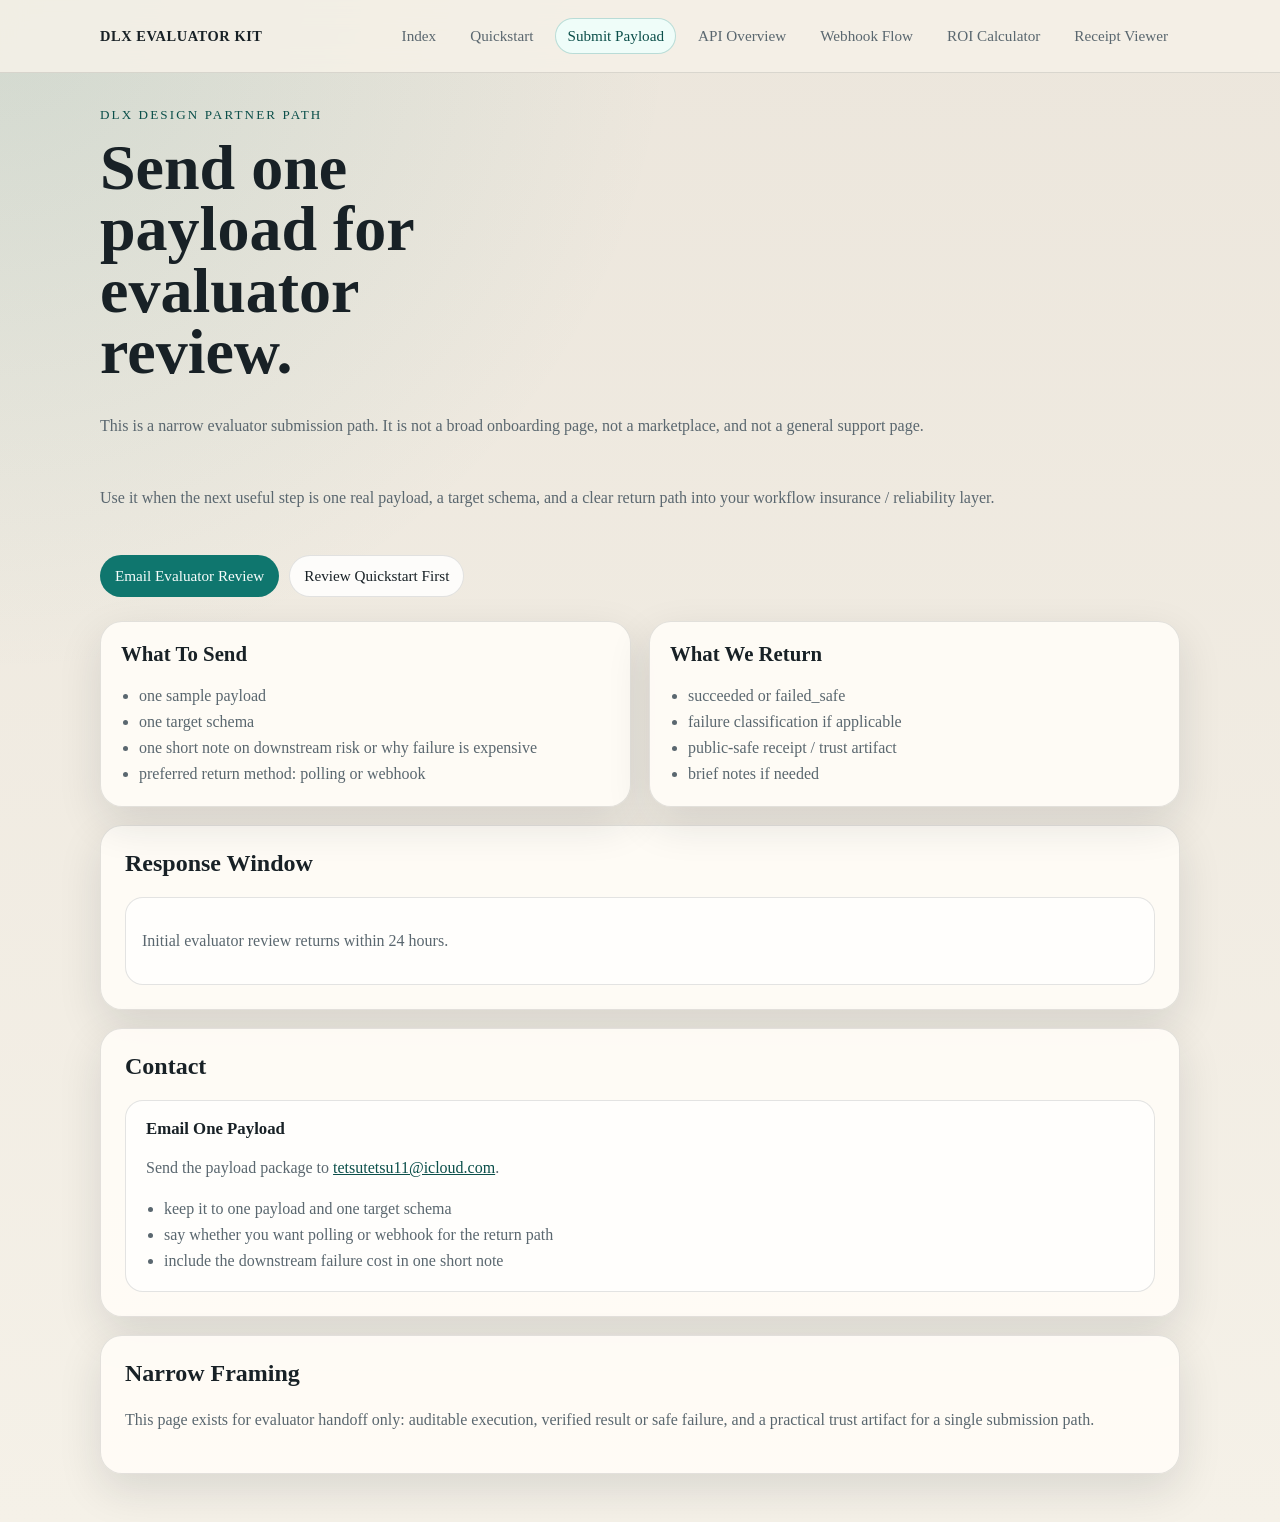
<file: submit-payload.html>
<!doctype html>
<html lang="en">
  <head>
    <meta charset="utf-8" />
    <meta name="viewport" content="width=device-width, initial-scale=1" />
    <title>DLX Submit One Payload</title>
    <link rel="stylesheet" href="./kit.css" />
  </head>
  <body class="kit-page">
    <header class="kit-header">
      <div class="kit-header-inner">
        <a class="kit-brand" href="./index.html">DLX Evaluator Kit</a>
        <nav class="kit-nav" aria-label="Evaluator kit">
          <a href="./index.html">Index</a>
          <a href="./quickstart.html">Quickstart</a>
          <a href="./submit-payload.html" aria-current="page">Submit Payload</a>
          <a href="./api-overview.html">API Overview</a>
          <a href="./webhook-flow.html">Webhook Flow</a>
          <a href="./roi-calculator.html">ROI Calculator</a>
          <a href="./receipt-viewer.html">Receipt Viewer</a>
        </nav>
      </div>
    </header>

    <main class="kit-main">
      <section class="kit-hero">
        <p class="kit-eyebrow">DLX Design Partner Path</p>
        <h1>Send one payload for evaluator review.</h1>
        <p class="kit-lede">
          This is a narrow evaluator submission path. It is not a broad onboarding page, not a
          marketplace, and not a general support page.
        </p>
        <p class="kit-copy">
          Use it when the next useful step is one real payload, a target schema, and a clear return
          path into your workflow insurance / reliability layer.
        </p>
        <div class="kit-actions">
          <a class="kit-button" href="mailto:tetsutetsu11@icloud.com">Email Evaluator Review</a>
          <a class="kit-button secondary" href="./quickstart.html">Review Quickstart First</a>
        </div>
      </section>

      <section class="kit-grid">
        <article class="kit-card">
          <h2>What To Send</h2>
          <ul class="kit-list">
            <li>one sample payload</li>
            <li>one target schema</li>
            <li>one short note on downstream risk or why failure is expensive</li>
            <li>preferred return method: polling or webhook</li>
          </ul>
        </article>

        <article class="kit-card">
          <h2>What We Return</h2>
          <ul class="kit-list">
            <li>succeeded or failed_safe</li>
            <li>failure classification if applicable</li>
            <li>public-safe receipt / trust artifact</li>
            <li>brief notes if needed</li>
          </ul>
        </article>
      </section>

      <section class="kit-section">
        <h2>Response Window</h2>
        <div class="kit-notice">
          <p>Initial evaluator review returns within 24 hours.</p>
        </div>
      </section>

      <section class="kit-section">
        <h2>Contact</h2>
        <div class="kit-cta">
          <h3>Email One Payload</h3>
          <p>
            Send the payload package to
            <a href="mailto:tetsutetsu11@icloud.com">tetsutetsu11@icloud.com</a>.
          </p>
          <ul class="kit-list">
            <li>keep it to one payload and one target schema</li>
            <li>say whether you want polling or webhook for the return path</li>
            <li>include the downstream failure cost in one short note</li>
          </ul>
        </div>
      </section>

      <section class="kit-section">
        <h2>Narrow Framing</h2>
        <p class="kit-copy">
          This page exists for evaluator handoff only: auditable execution, verified result or safe
          failure, and a practical trust artifact for a single submission path.
        </p>
      </section>
    </main>
  </body>
</html>
</file>
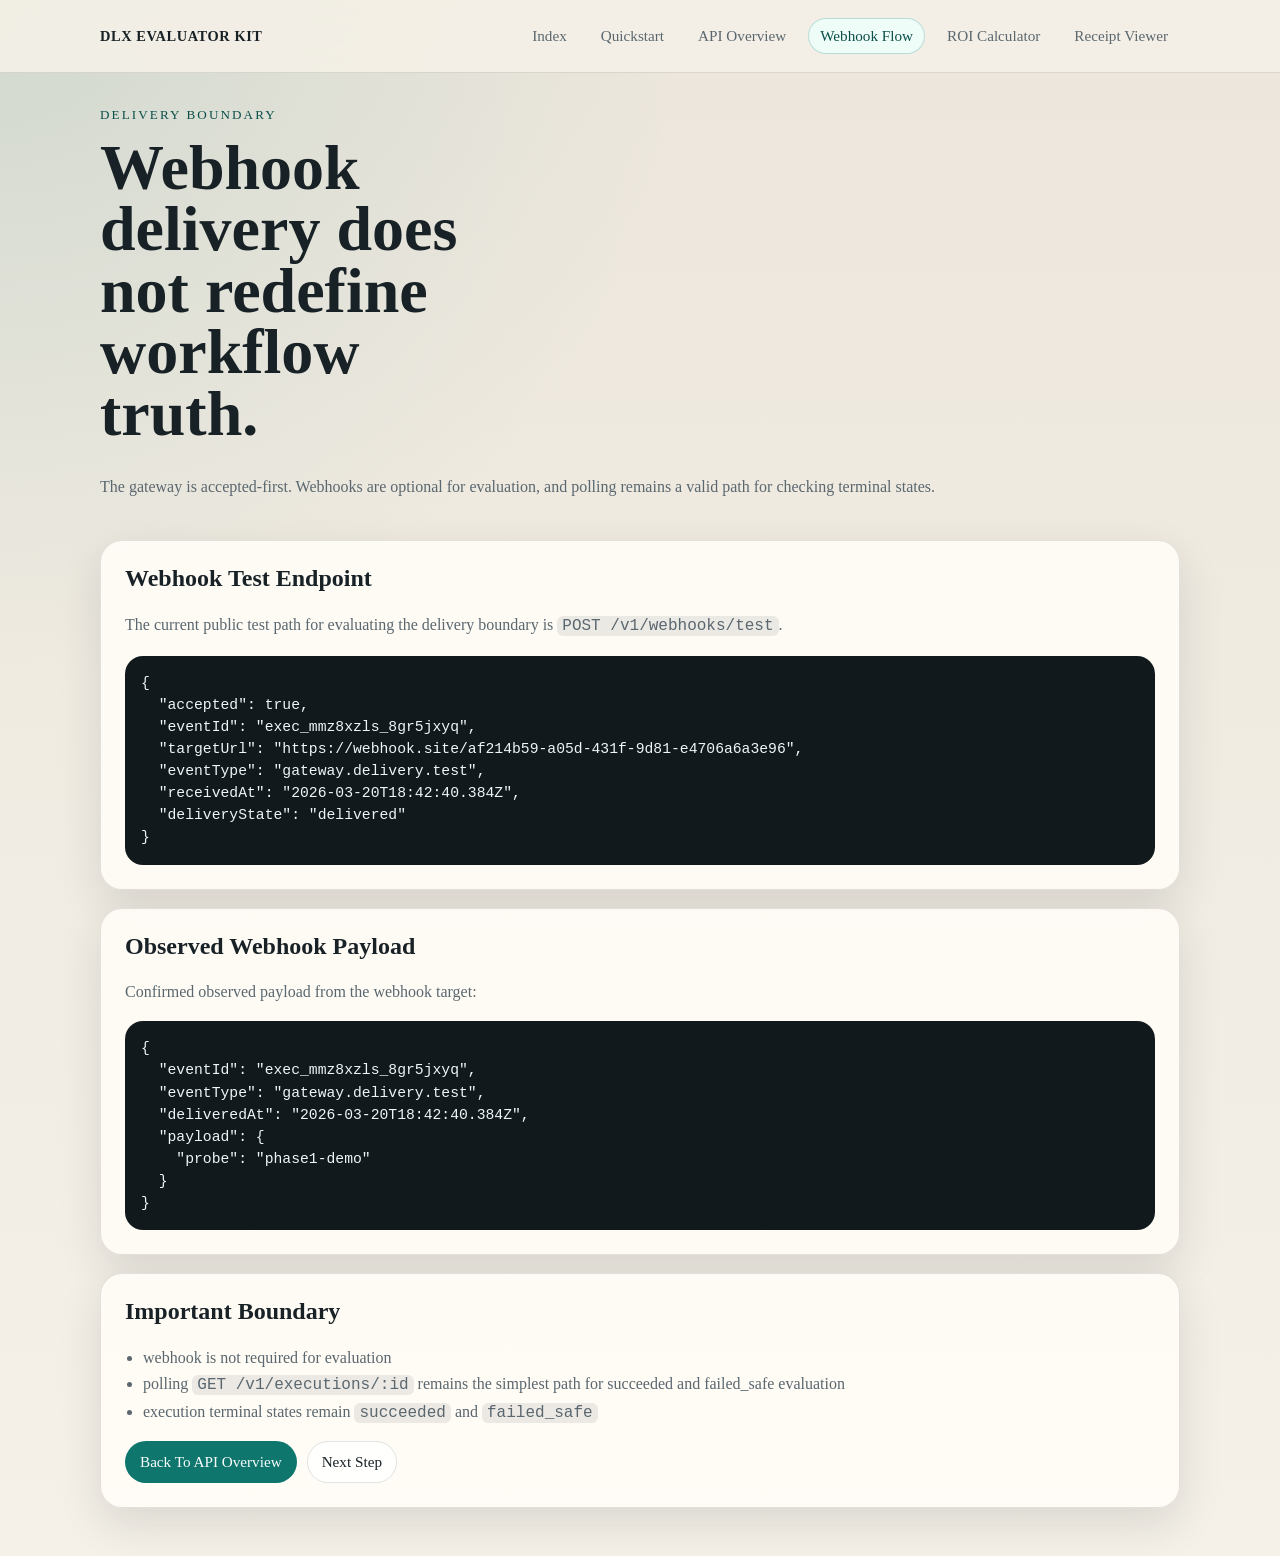
<file: webhook-flow.html>
<!doctype html>
<html lang="en">
  <head>
    <meta charset="utf-8" />
    <meta name="viewport" content="width=device-width, initial-scale=1" />
    <title>DLX Webhook Flow</title>
    <link rel="stylesheet" href="./kit.css" />
  </head>
  <body class="kit-page">
    <header class="kit-header">
      <div class="kit-header-inner">
        <a class="kit-brand" href="./index.html">DLX Evaluator Kit</a>
        <nav class="kit-nav" aria-label="Evaluator kit">
          <a href="./index.html">Index</a>
          <a href="./quickstart.html">Quickstart</a>
          <a href="./api-overview.html">API Overview</a>
          <a href="./webhook-flow.html" aria-current="page">Webhook Flow</a>
          <a href="./roi-calculator.html">ROI Calculator</a>
          <a href="./receipt-viewer.html">Receipt Viewer</a>
        </nav>
      </div>
    </header>

    <main class="kit-main">
      <section class="kit-hero">
        <p class="kit-eyebrow">Delivery Boundary</p>
        <h1>Webhook delivery does not redefine workflow truth.</h1>
        <p class="kit-lede">
          The gateway is accepted-first. Webhooks are optional for evaluation, and polling remains
          a valid path for checking terminal states.
        </p>
      </section>

      <section class="kit-section">
        <h2>Webhook Test Endpoint</h2>
        <p class="kit-copy">
          The current public test path for evaluating the delivery boundary is
          <span class="kit-inline-code">POST /v1/webhooks/test</span>.
        </p>
        <pre class="kit-code">{
  "accepted": true,
  "eventId": "exec_mmz8xzls_8gr5jxyq",
  "targetUrl": "https://webhook.site/af214b59-a05d-431f-9d81-e4706a6a3e96",
  "eventType": "gateway.delivery.test",
  "receivedAt": "2026-03-20T18:42:40.384Z",
  "deliveryState": "delivered"
}</pre>
      </section>

      <section class="kit-section">
        <h2>Observed Webhook Payload</h2>
        <p class="kit-copy">
          Confirmed observed payload from the webhook target:
        </p>
        <pre class="kit-code">{
  "eventId": "exec_mmz8xzls_8gr5jxyq",
  "eventType": "gateway.delivery.test",
  "deliveredAt": "2026-03-20T18:42:40.384Z",
  "payload": {
    "probe": "phase1-demo"
  }
}</pre>
      </section>

      <section class="kit-section">
        <h2>Important Boundary</h2>
        <ul class="kit-list">
          <li>webhook is not required for evaluation</li>
          <li>polling <span class="kit-inline-code">GET /v1/executions/:id</span> remains the simplest path for succeeded and failed_safe evaluation</li>
          <li>execution terminal states remain <span class="kit-inline-code">succeeded</span> and <span class="kit-inline-code">failed_safe</span></li>
        </ul>
        <div class="kit-actions">
          <a class="kit-button" href="./api-overview.html">Back To API Overview</a>
          <a class="kit-button secondary" href="./index.html#next-step">Next Step</a>
        </div>
      </section>
    </main>
  </body>
</html>
</file>
<file: kit.css>
:root {
  --kit-bg: #f5f1e8;
  --kit-panel: rgba(255, 252, 247, 0.92);
  --kit-ink: #182126;
  --kit-muted: #5a676f;
  --kit-line: rgba(24, 33, 38, 0.12);
  --kit-accent: #0f766e;
  --kit-accent-strong: #0b4f4a;
  --kit-shadow: 0 16px 44px rgba(24, 33, 38, 0.12);
}

* {
  box-sizing: border-box;
}

body.kit-page {
  margin: 0;
  color: var(--kit-ink);
  background:
    radial-gradient(circle at top left, rgba(15, 118, 110, 0.12), transparent 34%),
    linear-gradient(180deg, #ece6dc 0%, var(--kit-bg) 100%);
  font-family: Georgia, "Times New Roman", serif;
}

.kit-header {
  position: sticky;
  top: 0;
  z-index: 10;
  backdrop-filter: blur(12px);
  background: rgba(245, 241, 232, 0.88);
  border-bottom: 1px solid var(--kit-line);
}

.kit-header-inner,
.kit-main {
  max-width: 1120px;
  margin: 0 auto;
  padding: 0 20px;
}

.kit-header-inner {
  display: flex;
  align-items: center;
  justify-content: space-between;
  gap: 16px;
  min-height: 72px;
}

.kit-brand {
  color: var(--kit-ink);
  text-decoration: none;
  font-weight: 700;
  letter-spacing: 0.04em;
  text-transform: uppercase;
  font-size: 0.9rem;
}

.kit-nav {
  display: flex;
  flex-wrap: wrap;
  gap: 10px;
}

.kit-nav a {
  color: var(--kit-muted);
  text-decoration: none;
  padding: 8px 11px;
  border-radius: 999px;
  border: 1px solid transparent;
  font-size: 0.95rem;
}

.kit-nav a:hover,
.kit-nav a[aria-current="page"] {
  color: var(--kit-accent-strong);
  border-color: rgba(15, 118, 110, 0.24);
  background: rgba(240, 255, 252, 0.88);
}

.kit-main {
  padding-top: 34px;
  padding-bottom: 48px;
}

.kit-hero {
  display: grid;
  gap: 14px;
  margin-bottom: 24px;
}

.kit-eyebrow {
  margin: 0;
  color: var(--kit-accent-strong);
  text-transform: uppercase;
  letter-spacing: 0.16em;
  font-size: 0.82rem;
}

.kit-hero h1 {
  margin: 0;
  font-size: clamp(2.5rem, 5vw, 4.2rem);
  line-height: 0.96;
  max-width: 12ch;
}

.kit-lede,
.kit-copy,
.kit-card p,
.kit-list li {
  color: var(--kit-muted);
  line-height: 1.62;
}

.kit-grid {
  display: grid;
  grid-template-columns: repeat(2, minmax(0, 1fr));
  gap: 18px;
}

.kit-card,
.kit-section {
  background: var(--kit-panel);
  border: 1px solid var(--kit-line);
  border-radius: 22px;
  box-shadow: var(--kit-shadow);
}

.kit-card {
  padding: 20px;
}

.kit-card h2,
.kit-card h3,
.kit-section h2 {
  margin-top: 0;
}

.kit-card h2,
.kit-card h3 {
  font-size: 1.3rem;
}

.kit-section {
  padding: 24px;
  margin-top: 18px;
}

.kit-notice,
.kit-cta {
  border-radius: 18px;
  border: 1px solid var(--kit-line);
  background: rgba(255, 255, 255, 0.72);
}

.kit-notice {
  margin-top: 14px;
  padding: 14px 16px;
}

.kit-notice p,
.kit-cta p,
.kit-cta li {
  color: var(--kit-muted);
  line-height: 1.6;
}

.kit-cta {
  margin-top: 18px;
  padding: 18px 20px;
}

.kit-cta h3 {
  margin: 0 0 8px;
  font-size: 1.05rem;
}

.kit-cta ul {
  margin: 10px 0 0;
  padding-left: 18px;
}

.kit-cta a {
  color: var(--kit-accent-strong);
}

.kit-actions {
  display: flex;
  flex-wrap: wrap;
  gap: 10px;
  margin-top: 14px;
}

.kit-button {
  display: inline-block;
  padding: 11px 14px;
  border-radius: 999px;
  background: var(--kit-accent);
  color: #f8fdfc;
  text-decoration: none;
  border: 1px solid rgba(15, 118, 110, 0.25);
  font-size: 0.95rem;
}

.kit-button.secondary {
  background: rgba(255, 255, 255, 0.84);
  color: var(--kit-ink);
  border-color: var(--kit-line);
}

.kit-pill-row {
  display: flex;
  flex-wrap: wrap;
  gap: 8px;
  margin: 10px 0 0;
}

.kit-pill {
  display: inline-block;
  padding: 7px 10px;
  border-radius: 999px;
  background: rgba(255, 255, 255, 0.88);
  border: 1px solid var(--kit-line);
  color: var(--kit-muted);
  font-size: 0.84rem;
}

.kit-list {
  margin: 0;
  padding-left: 18px;
}

.kit-code {
  margin: 12px 0 0;
  overflow: auto;
  padding: 16px;
  border-radius: 18px;
  background: #12191d;
  color: #eef5f6;
  font-family: "Courier New", Courier, monospace;
  line-height: 1.5;
  font-size: 0.92rem;
}

.kit-inline-code {
  font-family: "Courier New", Courier, monospace;
  background: rgba(18, 25, 29, 0.08);
  border-radius: 6px;
  padding: 1px 5px;
}

.kit-footer {
  margin-top: 26px;
  color: var(--kit-muted);
  font-size: 0.92rem;
}

@media (max-width: 900px) {
  .kit-header-inner,
  .kit-grid {
    grid-template-columns: 1fr;
  }

  .kit-header-inner {
    display: grid;
    padding-top: 12px;
    padding-bottom: 12px;
  }

  .kit-nav {
    gap: 8px;
  }
}
</file>
